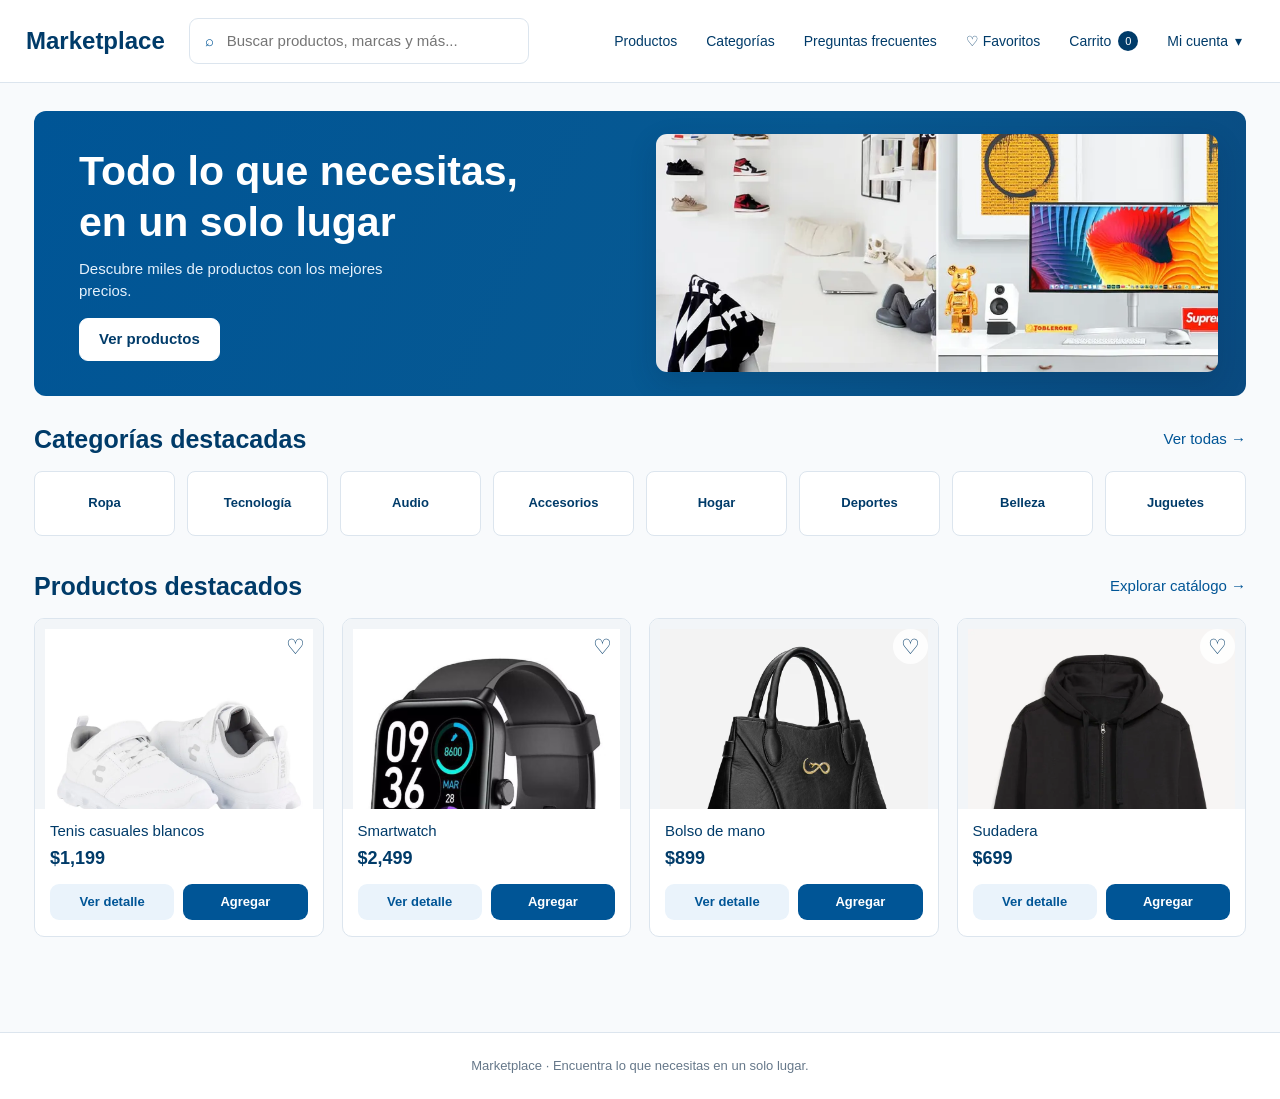
<file: frontend/index.html>
<!DOCTYPE html>
<html lang="es">
<head>
    <meta charset="UTF-8">
    <meta name="viewport" content="width=device-width, initial-scale=1.0">
    <meta name="description" content="Marketplace: descubre productos de distintas categorías en un solo lugar.">
    <title>Inicio - Marketplace</title>
    <link rel="stylesheet" href="css/styles.css">
    <script src="js/main.js" defer></script>
    <script src="js/productos.js" defer></script>
</head>
<body data-page="home">
    <div id="site-header"></div>

    <main class="container">
        <!-- Banner principal: sustituye img/banner.jpg por tu propia fotografía. -->
        <section class="hero-banner" aria-label="Bienvenida">
            <div class="hero-text">
                <h1>Todo lo que necesitas,<br>en un solo lugar</h1>
                <p>Descubre miles de productos con los mejores precios.</p>
                <a href="productos.html" class="btn-primary hero-button">Ver productos</a>
            </div>
            <div class="hero-image">
                <img src="img/banner.jpg" alt="Productos y accesorios" loading="eager">
            </div>
        </section>

        <section class="section" aria-labelledby="categories-heading">
            <div class="section-header">
                <h2 id="categories-heading">Categorías destacadas</h2>
                <a href="productos.html">Ver todas →</a>
            </div>
            <div class="categories-grid" id="home-categories"></div>
        </section>

        <section class="section" aria-labelledby="featured-heading">
            <div class="section-header">
                <h2 id="featured-heading">Productos destacados</h2>
                <a href="productos.html">Explorar catálogo →</a>
            </div>
            <div class="products-grid" id="featured-products"></div>
        </section>
    </main>

    <div id="site-footer"></div>
</body>
</html>
</file>
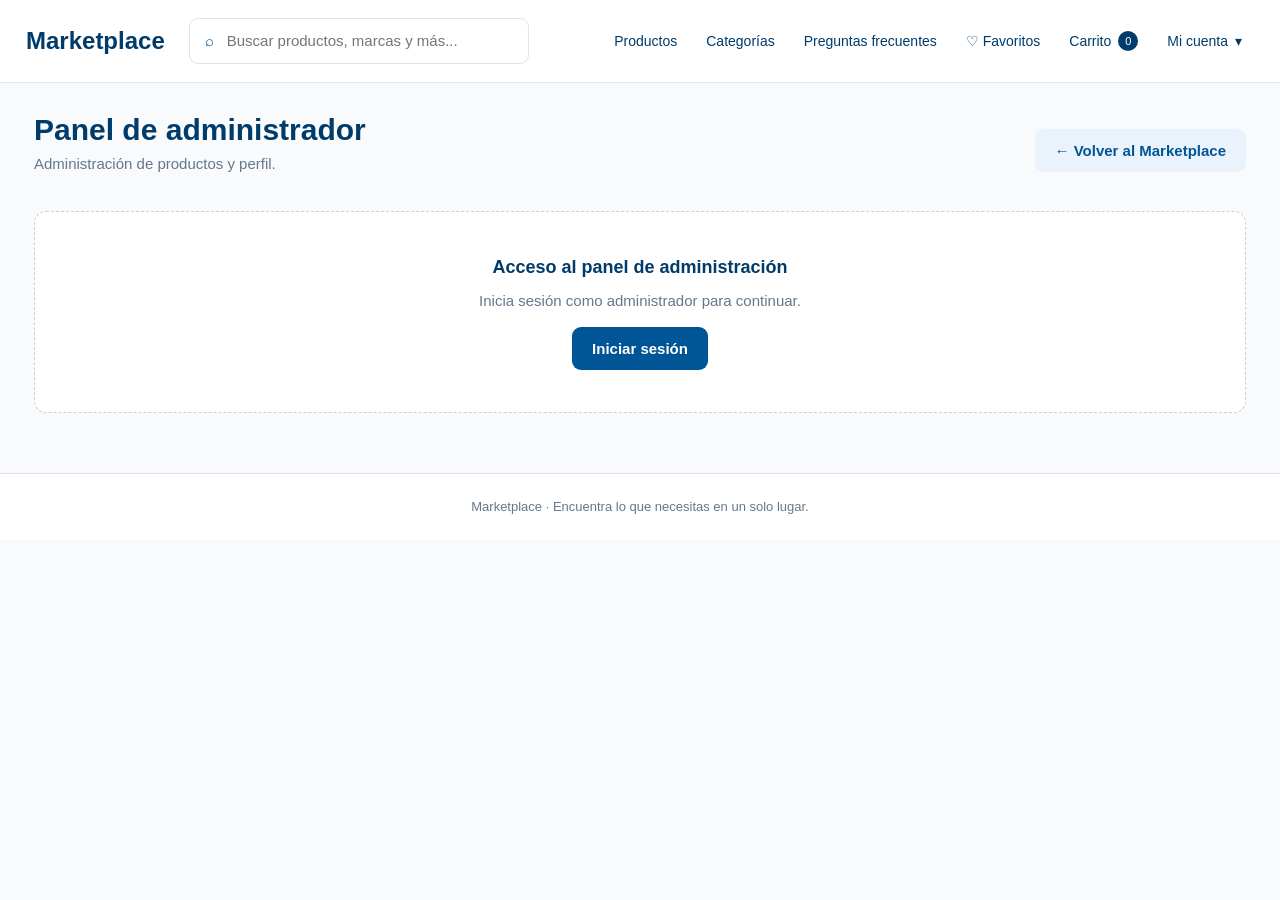
<file: frontend/admin.html>
<!DOCTYPE html>
<html lang="es">
<head>
    <meta charset="UTF-8">
    <meta name="viewport" content="width=device-width, initial-scale=1.0">
    <meta name="description" content="Administra los productos y perfiles del Marketplace.">
    <title>Panel de administrador - Marketplace</title>
    <link rel="stylesheet" href="css/styles.css">
    <script src="js/main.js" defer></script>
    <script src="js/admin.js" defer></script>
</head>
<body data-page="admin">
    <div id="site-header"></div>

    <main class="container">
        <div class="page-heading">
            <div>
                <h1>Panel de administrador</h1>
                <p class="muted">Administración de productos y perfil.</p>
            </div>
            <a class="btn-secondary" href="index.html">← Volver al Marketplace</a>
        </div>
        <div id="admin-root"></div>
    </main>

    <div id="site-footer"></div>
</body>
</html>
</file>
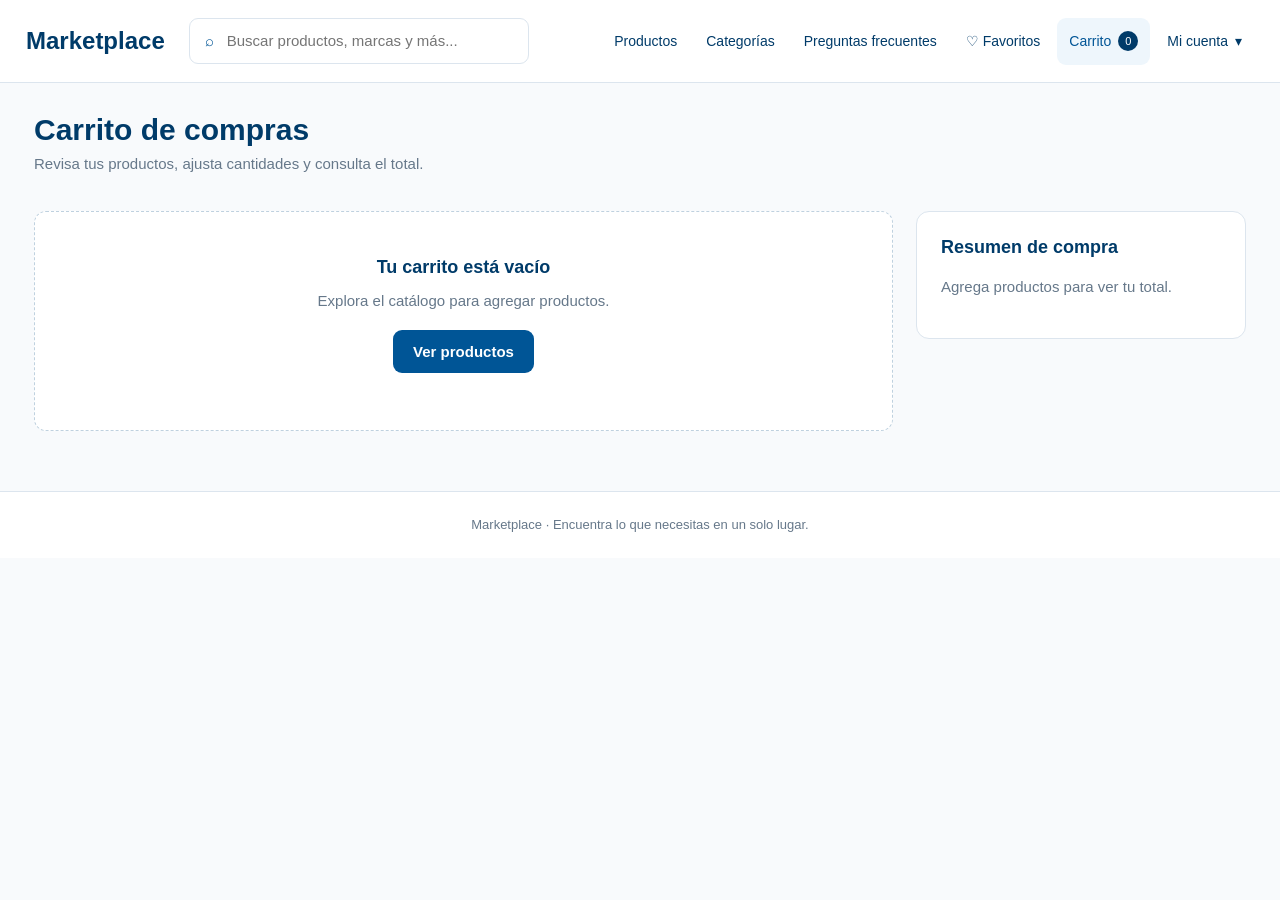
<file: frontend/carrito.html>
<!DOCTYPE html>
<html lang="es">
<head>
    <meta charset="UTF-8">
    <meta name="viewport" content="width=device-width, initial-scale=1.0">
    <meta name="description" content="Revisa los productos agregados a tu carrito de Marketplace.">
    <title>Carrito de compras - Marketplace</title>
    <link rel="stylesheet" href="css/styles.css">
    <script src="js/main.js" defer></script>
    <script src="js/carrito.js" defer></script>
</head>
<body data-page="cart">
    <div id="site-header"></div>

    <main class="container">
        <div class="page-heading">
            <div>
                <h1>Carrito de compras</h1>
                <p class="muted">Revisa tus productos, ajusta cantidades y consulta el total.</p>
            </div>
        </div>
        <div class="cart-layout">
            <section class="cart-items-list" id="cart-items" aria-label="Productos en el carrito"></section>
            <aside class="panel" id="cart-summary" aria-label="Resumen de compra"></aside>
        </div>
    </main>

    <div id="site-footer"></div>
</body>
</html>
</file>
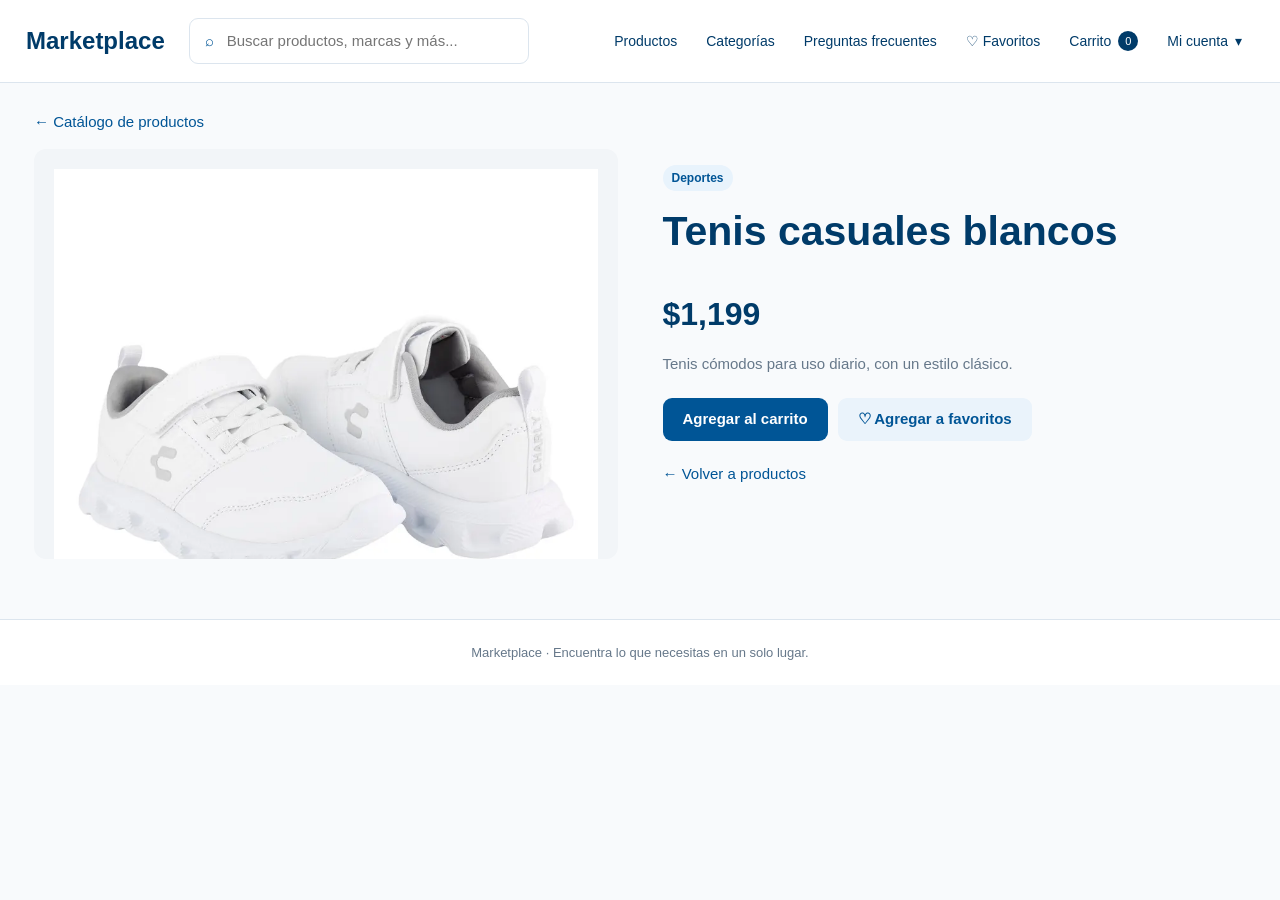
<file: frontend/detalle.html>
<!DOCTYPE html>
<html lang="es">
<head>
    <meta charset="UTF-8">
    <meta name="viewport" content="width=device-width, initial-scale=1.0">
    <meta name="description" content="Información y detalles de productos del Marketplace.">
    <title>Detalle de producto - Marketplace</title>
    <link rel="stylesheet" href="css/styles.css">
    <script src="js/main.js" defer></script>
    <script src="js/productos.js" defer></script>
</head>
<body data-page="detail">
    <div id="site-header"></div>

    <main class="container">
        <p><a href="productos.html">← Catálogo de productos</a></p>
        <section id="detail-content" aria-label="Detalle de producto"></section>
    </main>

    <div id="site-footer"></div>
</body>
</html>
</file>
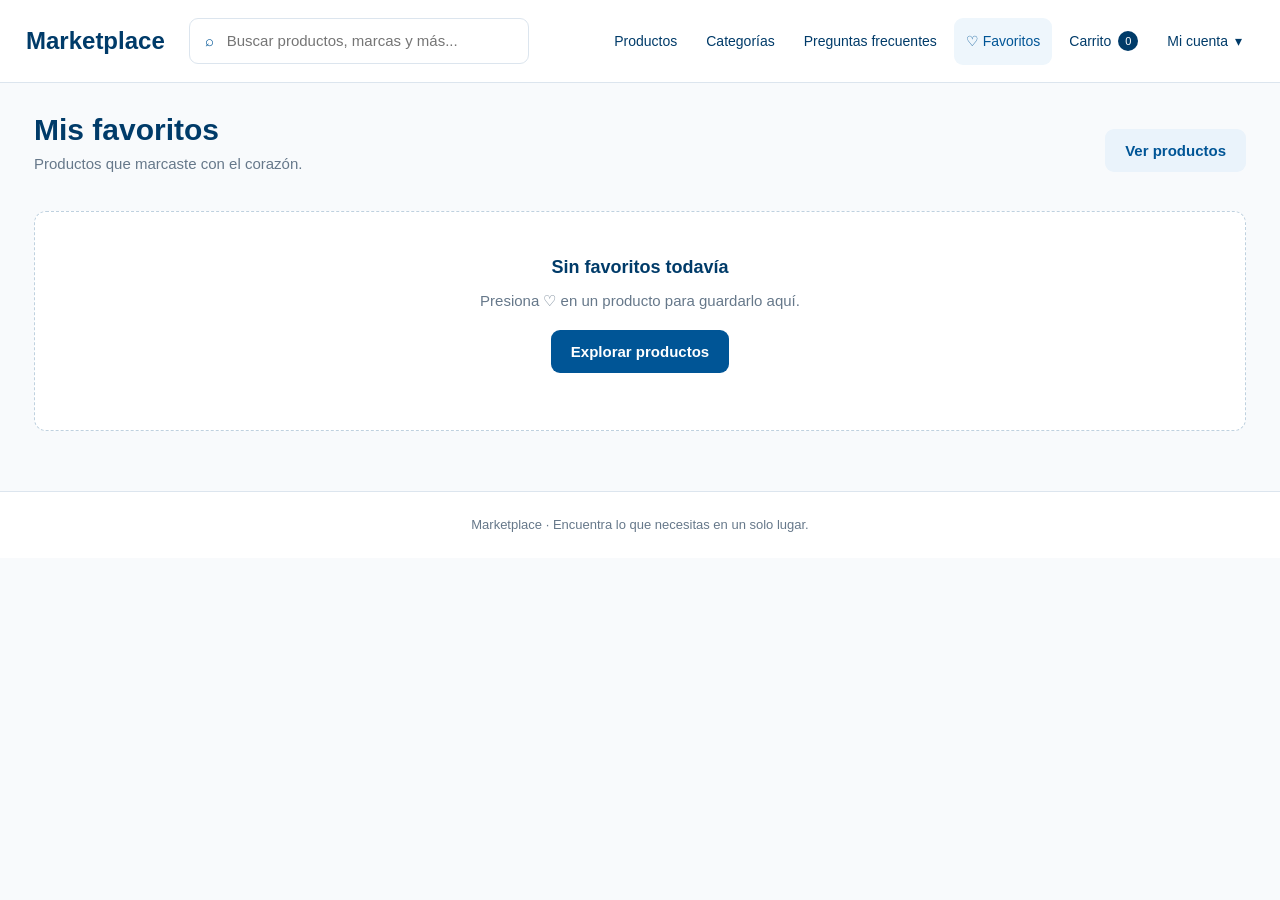
<file: frontend/favoritos.html>
<!DOCTYPE html>
<html lang="es">
<head>
    <meta charset="UTF-8">
    <meta name="viewport" content="width=device-width, initial-scale=1.0">
    <meta name="description" content="Tus productos favoritos de Marketplace.">
    <title>Favoritos - Marketplace</title>
    <link rel="stylesheet" href="css/styles.css">
    <script src="js/main.js" defer></script>
    <script src="js/productos.js" defer></script>
</head>
<body data-page="favorites">
    <div id="site-header"></div>

    <main class="container">
        <div class="page-heading">
            <div>
                <h1>Mis favoritos</h1>
                <p class="muted">Productos que marcaste con el corazón.</p>
            </div>
            <a class="btn-secondary" href="productos.html">Ver productos</a>
        </div>
        <section class="products-grid" id="favorites-results" aria-label="Productos favoritos"></section>
    </main>

    <div id="site-footer"></div>
</body>
</html>
</file>
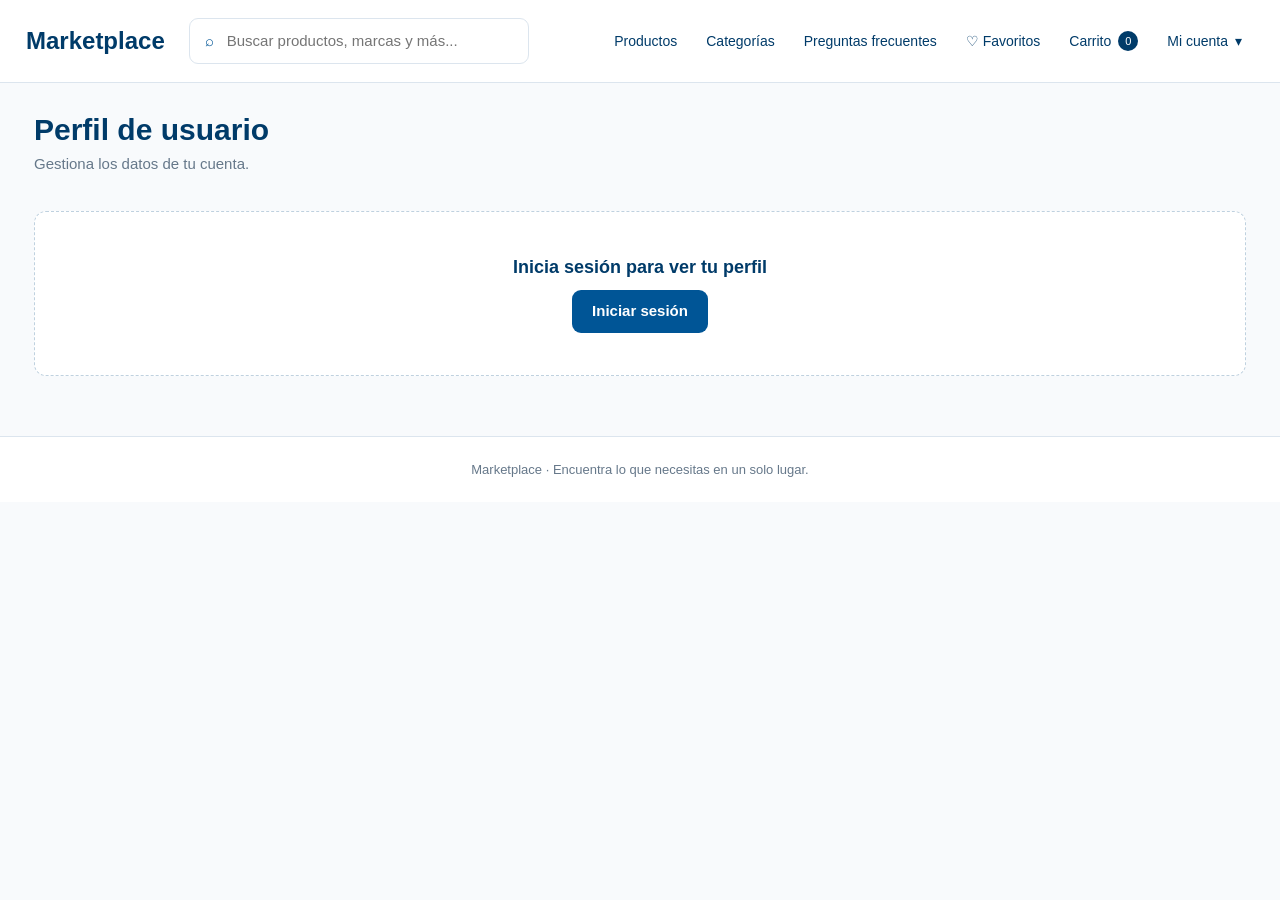
<file: frontend/perfil.html>
<!DOCTYPE html>
<html lang="es">
<head>
    <meta charset="UTF-8">
    <meta name="viewport" content="width=device-width, initial-scale=1.0">
    <meta name="description" content="Gestiona tu información de usuario en Marketplace.">
    <title>Perfil de usuario - Marketplace</title>
    <link rel="stylesheet" href="css/styles.css">
    <script src="js/main.js" defer></script>
    <script src="js/perfil.js" defer></script>
</head>
<body data-page="profile">
    <div id="site-header"></div>

    <main class="container">
        <div class="page-heading">
            <div>
                <h1>Perfil de usuario</h1>
                <p class="muted">Gestiona los datos de tu cuenta.</p>
            </div>
        </div>
        <div id="profile-root"></div>
    </main>

    <div id="site-footer"></div>
</body>
</html>
</file>
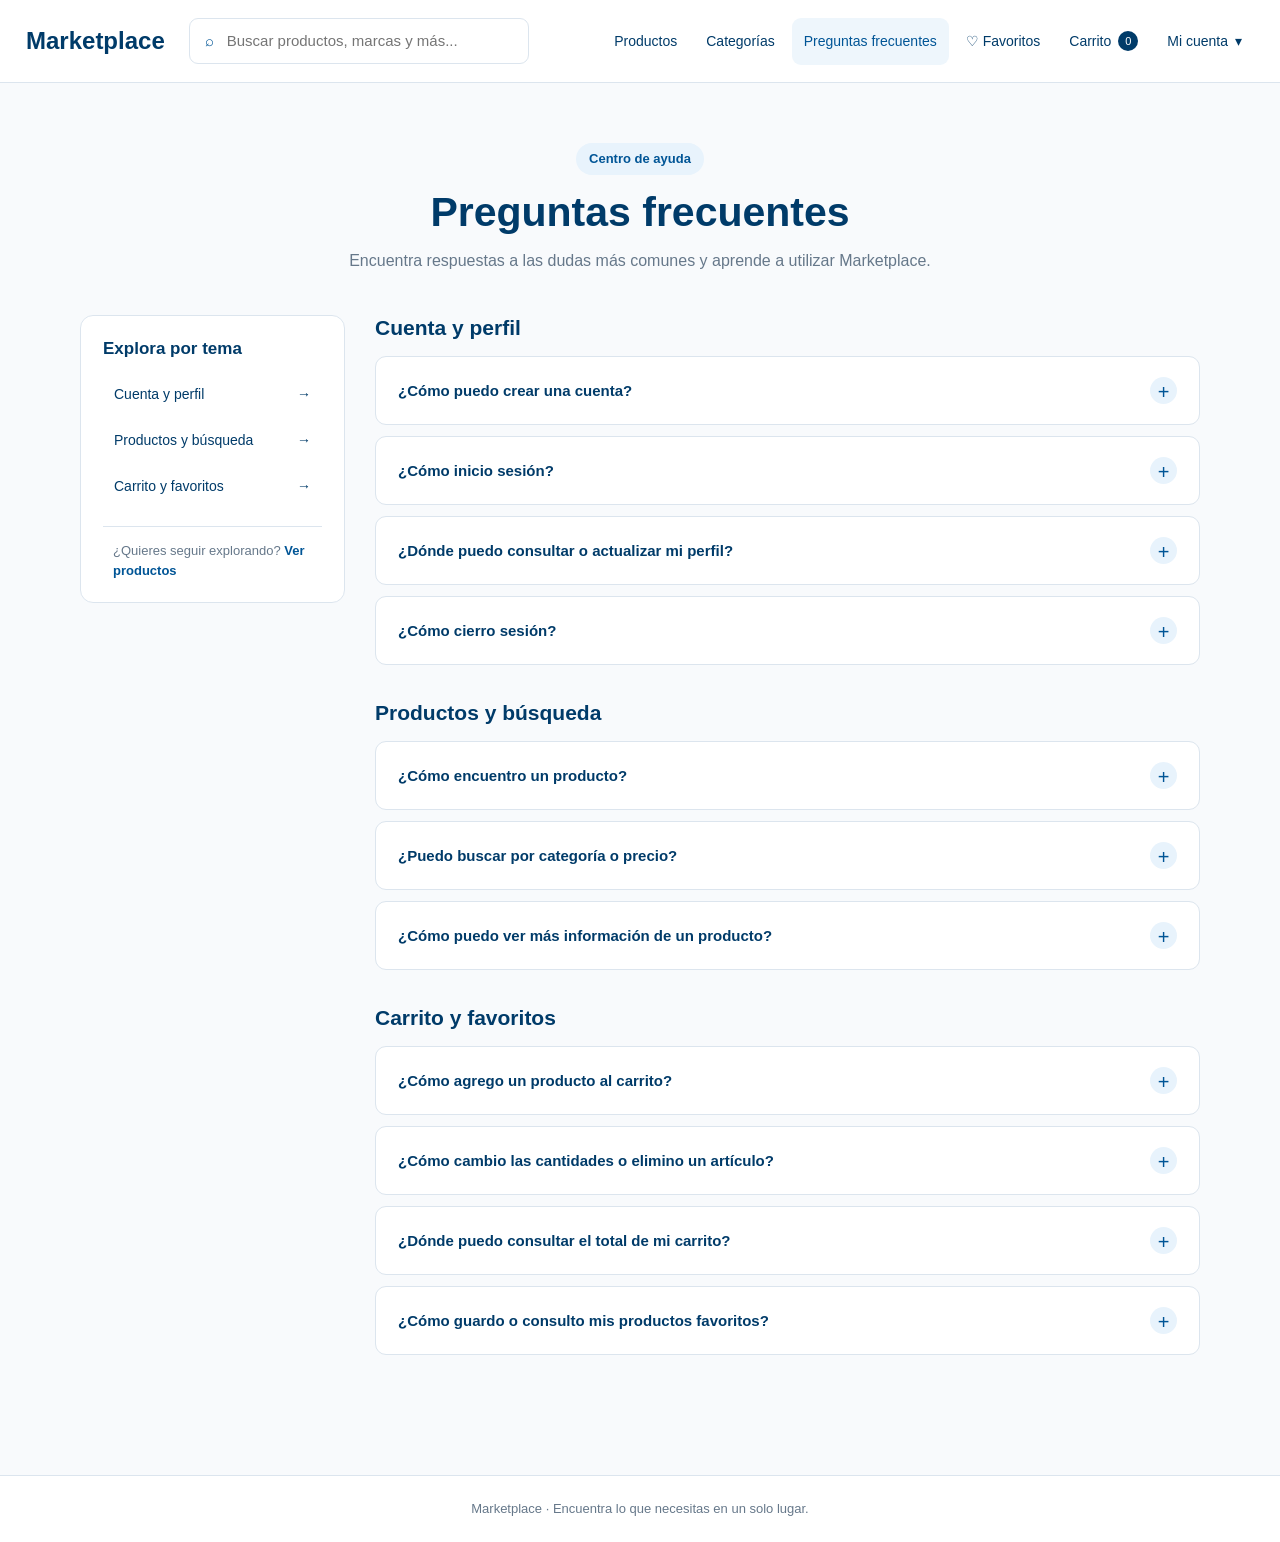
<file: frontend/preguntas.html>
<!DOCTYPE html>
<html lang="es">
<head>
    <meta charset="UTF-8">
    <meta name="viewport" content="width=device-width, initial-scale=1.0">
    <meta name="description" content="Respuestas a las preguntas frecuentes sobre el uso de Marketplace.">
    <title>Preguntas frecuentes - Marketplace</title>
    <link rel="stylesheet" href="css/styles.css">
    <script src="js/main.js" defer></script>
</head>
<body data-page="faq">
    <!-- Encabezado y pie compartidos con todas las páginas del sitio. -->
    <div id="site-header"></div>

    <main class="container faq-page">
        <header class="faq-intro">
            <span class="faq-eyebrow">Centro de ayuda</span>
            <h1>Preguntas frecuentes</h1>
            <p>Encuentra respuestas a las dudas más comunes y aprende a utilizar Marketplace.</p>
        </header>

        <!-- Los elementos details/summary permiten abrir y cerrar preguntas sin JS adicional. -->
        <div class="faq-layout">
            <nav class="faq-index" aria-label="Temas de ayuda">
                <h2>Explora por tema</h2>
                <a href="#cuenta">Cuenta y perfil <span aria-hidden="true">→</span></a>
                <a href="#productos">Productos y búsqueda <span aria-hidden="true">→</span></a>
                <a href="#compras">Carrito y favoritos <span aria-hidden="true">→</span></a>
                <div class="faq-index-note">¿Quieres seguir explorando? <a href="productos.html">Ver productos</a></div>
            </nav>

            <div class="faq-content">
                <section class="faq-section" id="cuenta" aria-labelledby="faq-cuenta-title">
                    <h2 id="faq-cuenta-title">Cuenta y perfil</h2>
                    <div class="faq-questions">
                        <details class="faq-item" name="marketplace-faq">
                            <summary>¿Cómo puedo crear una cuenta?</summary>
                            <div class="faq-answer"><p>Selecciona <strong>Mi cuenta</strong> en la barra superior, elige <strong>Crear cuenta</strong> y completa el formulario de registro.</p></div>
                        </details>
                        <details class="faq-item" name="marketplace-faq">
                            <summary>¿Cómo inicio sesión?</summary>
                            <div class="faq-answer"><p>Abre <strong>Mi cuenta</strong>, selecciona <strong>Iniciar sesión</strong> y completa los datos solicitados en el formulario.</p></div>
                        </details>
                        <details class="faq-item" name="marketplace-faq">
                            <summary>¿Dónde puedo consultar o actualizar mi perfil?</summary>
                            <div class="faq-answer"><p>Después de iniciar sesión, abre <strong>Mi cuenta → Mi perfil</strong>. Ahí encontrarás las opciones para consultar y editar tus datos.</p></div>
                        </details>
                        <details class="faq-item" name="marketplace-faq">
                            <summary>¿Cómo cierro sesión?</summary>
                            <div class="faq-answer"><p>Haz clic en <strong>Mi cuenta</strong> y selecciona <strong>Cerrar sesión</strong>.</p></div>
                        </details>
                    </div>
                </section>

                <section class="faq-section" id="productos" aria-labelledby="faq-productos-title">
                    <h2 id="faq-productos-title">Productos y búsqueda</h2>
                    <div class="faq-questions">
                        <details class="faq-item" name="marketplace-faq">
                            <summary>¿Cómo encuentro un producto?</summary>
                            <div class="faq-answer"><p>Escribe su nombre en la barra de búsqueda o entra en <a href="productos.html">Productos</a> para explorar el catálogo completo.</p></div>
                        </details>
                        <details class="faq-item" name="marketplace-faq">
                            <summary>¿Puedo buscar por categoría o precio?</summary>
                            <div class="faq-answer"><p>Sí. En la página <a href="productos.html">Productos</a> puedes seleccionar categorías, ajustar el precio máximo y ordenar los resultados.</p></div>
                        </details>
                        <details class="faq-item" name="marketplace-faq">
                            <summary>¿Cómo puedo ver más información de un producto?</summary>
                            <div class="faq-answer"><p>Haz clic en su fotografía o en <strong>Ver detalle</strong> para consultar su descripción, precio y categoría.</p></div>
                        </details>
                    </div>
                </section>

                <section class="faq-section" id="compras" aria-labelledby="faq-compras-title">
                    <h2 id="faq-compras-title">Carrito y favoritos</h2>
                    <div class="faq-questions">
                        <details class="faq-item" name="marketplace-faq">
                            <summary>¿Cómo agrego un producto al carrito?</summary>
                            <div class="faq-answer"><p>Selecciona <strong>Agregar</strong> en una tarjeta de producto. Puedes revisar tus artículos desde <a href="carrito.html">Carrito</a>.</p></div>
                        </details>
                        <details class="faq-item" name="marketplace-faq">
                            <summary>¿Cómo cambio las cantidades o elimino un artículo?</summary>
                            <div class="faq-answer"><p>Abre el <a href="carrito.html">Carrito</a> y utiliza los controles <strong>+</strong>, <strong>−</strong> o <strong>Eliminar</strong> junto al producto correspondiente.</p></div>
                        </details>
                        <details class="faq-item" name="marketplace-faq">
                            <summary>¿Dónde puedo consultar el total de mi carrito?</summary>
                            <div class="faq-answer"><p>En <a href="carrito.html">Carrito</a> encontrarás el resumen con la cantidad de unidades y el subtotal estimado.</p></div>
                        </details>
                        <details class="faq-item" name="marketplace-faq">
                            <summary>¿Cómo guardo o consulto mis productos favoritos?</summary>
                            <div class="faq-answer"><p>Presiona el ícono de corazón de cualquier producto para marcarlo. Después entra en <a href="favoritos.html">Favoritos</a> para ver tu selección.</p></div>
                        </details>
                    </div>
                </section>
            </div>
        </div>
    </main>

    <div id="site-footer"></div>
</body>
</html>
</file>
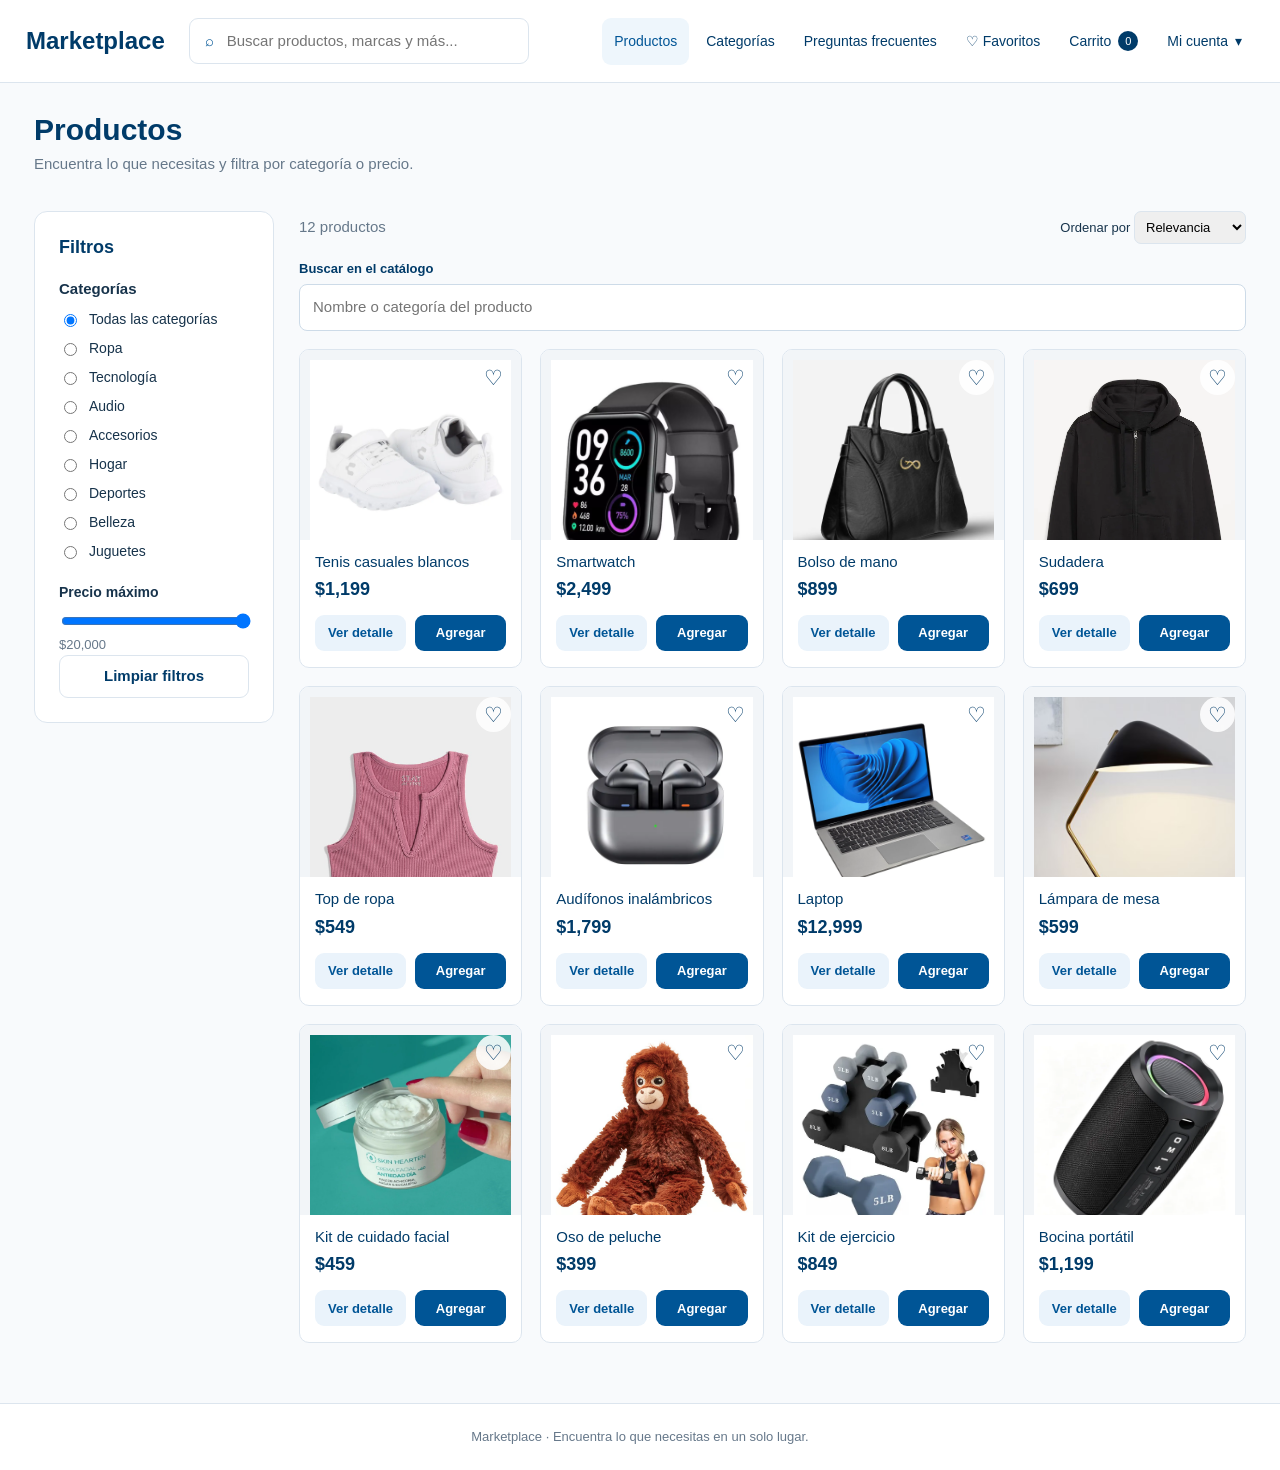
<file: frontend/productos.html>
<!DOCTYPE html>
<html lang="es">
<head>
    <meta charset="UTF-8">
    <meta name="viewport" content="width=device-width, initial-scale=1.0">
    <meta name="description" content="Explora nuestro catálogo y filtra productos por categoría y precio.">
    <title>Productos - Marketplace</title>
    <link rel="stylesheet" href="css/styles.css">
    <script src="js/main.js" defer></script>
    <script src="js/productos.js" defer></script>
</head>
<body data-page="products">
    <div id="site-header"></div>

    <main class="container">
        <div class="page-heading">
            <div>
                <h1>Productos</h1>
                <p class="muted">Encuentra lo que necesitas y filtra por categoría o precio.</p>
            </div>
        </div>

        <div class="catalog-layout">
            <aside class="filters-sidebar" id="filtros" aria-label="Filtrar productos">
                <h3 id="categorias">Filtros</h3>
                <div class="filter-group">
                    <strong>Categorías</strong>
                    <div id="category-filter"></div>
                </div>
                <div class="filter-group">
                    <label for="price-filter"><strong>Precio máximo</strong></label>
                    <input type="range" id="price-filter" min="0" max="20000" step="100" value="20000">
                    <div class="small muted" id="price-label"></div>
                </div>
                <button class="btn-ghost full" type="button" id="clear-filters">Limpiar filtros</button>
            </aside>

            <section aria-label="Listado de productos">
                <div class="catalog-top">
                    <span class="muted" id="result-count"></span>
                    <label class="small" for="sort-filter">
                        Ordenar por
                        <select id="sort-filter" class="sort-select">
                            <option value="default">Relevancia</option>
                            <option value="min">Menor precio</option>
                            <option value="max">Mayor precio</option>
                        </select>
                    </label>
                </div>
                <div class="field catalog-search-field">
                    <label for="catalog-search">Buscar en el catálogo</label>
                    <input id="catalog-search" type="search" placeholder="Nombre o categoría del producto">
                </div>
                <div class="products-grid" id="catalog-results"></div>
            </section>
        </div>
    </main>

    <div id="site-footer"></div>
</body>
</html>
</file>
<file: frontend/css/styles.css>
/* ==========================================================
   MARKETPLACE - Estilos compartidos, organizados por secciones
   ========================================================== */


/* ===== 01. Variables y colores ===== */
:root {
    --blue: #005596;
    --navy: #003b69;
    --blue-light: #e8f3fc;
    --text: #17334b;
    --muted: #66788a;
    --line: #dce5ee;
    --bg: #f8fafc;
    --white: #fff;
    --shadow: 0 12px 36px rgba(11,49,83,.09);
    --radius: 13px;
}


/* ===== 02. Estilos generales ===== */
* {
    box-sizing: border-box;
}

html {
    scroll-behavior: smooth;
}

body {
    margin: 0;
    background: var(--bg);
    color: var(--text);
    font: 15px/1.5 Inter,'Segoe UI',Arial,sans-serif;
}

button,
input,
select,
textarea {
    font: inherit;
}

button {
    cursor: pointer;
}

a {
    color: var(--blue);
    text-decoration: none;
}

a:hover {
    text-decoration: underline;
}

h1,
h2,
h3,
p {
    margin-top: 0;
}

h1,
h2,
h3 {
    color: var(--navy);
    line-height: 1.24;
}

h1 {
    font-size: clamp(29px,3.4vw,41px);
}

h2 {
    font-size: 25px;
}

h3 {
    font-size: 18px;
}

.muted {
    color: var(--muted);
}

.small {
    font-size: 13px;
}

.hidden,
[hidden] {
    display: none !important;
}


/* ===== 03. Encabezado y navegación ===== */
.site-header {
    position: sticky;
    top: 0;
    z-index: 20;
    background: white;
    border-bottom: 1px solid var(--line);
}

.nav-container {
    max-width: 1470px;
    margin: auto;
    min-height: 82px;
    padding: 13px 26px;
    display: flex;
    align-items: center;
    gap: 24px;
}

.logo-area {
    display: inline-flex;
    align-items: center;
    gap: 13px;
    flex-shrink: 0;
    font-size: 24px;
    font-weight: 800;
    color: var(--navy);
}

.logo-area:hover {
    text-decoration: none;
}

.search-bar {
    display: flex;
    align-items: center;
    gap: 11px;
    padding: 10px 15px;
    border: 1px solid var(--line);
    border-radius: 9px;
    min-width: 200px;
    max-width: 340px;
    flex: 1;
    background: #fff;
    color: var(--blue);
}

.search-bar input {
    min-width: 0;
    width: 100%;
    border: 0;
    outline: 0;
    color: var(--text);
    background: transparent;
}

.nav-links {
    display: flex;
    align-items: center;
    gap: 5px;
    margin: 0 0 0 auto;
    padding: 0;
    list-style: none;
}

.nav-links a,
.nav-button {
    display: inline-flex;
    align-items: center;
    gap: 7px;
    border: 0;
    background: transparent;
    color: var(--navy);
    padding: 13px 12px;
    border-radius: 9px;
    font-size: 14px;
    white-space: nowrap;
}

.nav-links a:hover,
.nav-button:hover,
.nav-links a.active {
    background: #eef6fc;
    text-decoration: none;
    color: var(--blue);
}

.nav-icon {
    font-size: 18px;
    line-height: 1;
}

.count {
    display: inline-flex;
    justify-content: center;
    align-items: center;
    min-width: 20px;
    height: 20px;
    padding: 1px 5px;
    border-radius: 999px;
    background: var(--navy);
    color: #fff;
    font-size: 11px;
}

.account-wrap {
    position: relative;
}

.account-menu {
    position: absolute;
    top: calc(100% + 8px);
    right: 0;
    min-width: 225px;
    z-index: 21;
    background: #fff;
    padding: 9px;
    border: 1px solid var(--line);
    border-radius: 12px;
    box-shadow: var(--shadow);
}

.account-menu button,
.account-menu a {
    width: 100%;
    display: block;
    padding: 11px 13px;
    color: var(--text);
    text-align: left;
    background: none;
    border: 0;
    border-radius: 8px;
    font-size: 14px;
}

.account-menu button:hover,
.account-menu a:hover {
    background: var(--blue-light);
    text-decoration: none;
}

.menu-caption {
    color: var(--muted);
    font-size: 12px;
    padding: 8px 12px;
    border-bottom: 1px solid var(--line);
    overflow-wrap: anywhere;
}

.mobile-menu {
    display: none;
}


/* ===== 04. Estructura de página ===== */
.container {
    max-width: 1420px;
    margin: 0 auto;
    padding: 28px 34px 60px;
}

.page-heading {
    display: flex;
    align-items: center;
    justify-content: space-between;
    gap: 15px;
    margin-bottom: 20px;
}

.page-heading h1 {
    font-size: 30px;
    margin-bottom: 5px;
}

.section-header {
    display: flex;
    align-items: center;
    justify-content: space-between;
    margin-bottom: 16px;
    gap: 15px;
}

.section-header h2 {
    margin: 0;
}

.section {
    margin-bottom: 35px;
}


/* ===== 05. Botones ===== */
.button,
.btn-primary,
.btn-secondary,
.btn-danger,
.btn-ghost {
    display: inline-flex;
    align-items: center;
    justify-content: center;
    gap: 8px;
    border: 1px solid transparent;
    background: var(--blue);
    color: #fff;
    padding: 11px 19px;
    border-radius: 9px;
    font-weight: 700;
    text-decoration: none;
    min-height: 43px;
    line-height: 1.2;
}

.button:hover,
.btn-primary:hover {
    background: #004579;
    color: white;
    text-decoration: none;
}

.btn-secondary {
    background: #eaf3fb;
    color: var(--blue);
}

.btn-secondary:hover {
    background: #d7ebfa;
    text-decoration: none;
}

.btn-danger {
    background: #fff2f1;
    color: #ae2831;
    border-color: #f7cbcb;
}

.btn-danger:hover {
    background: #ffe5e2;
}

.btn-ghost {
    background: white;
    border-color: var(--line);
    color: var(--navy);
}

.btn-ghost:hover {
    background: #f4f8fc;
}

.button:disabled {
    opacity: .55;
    cursor: not-allowed;
}

.small-button {
    min-height: 32px;
    padding: 7px 10px;
    font-size: 12px;
}

.full {
    width: 100%;
}


/* ===== 06. Banner principal ===== */
.hero-banner {
    background: linear-gradient(115deg, #005596 0%, #075992 60%, #0a4a80 100%);
    border-radius: 12px;
    display: grid;
    grid-template-columns: 1fr .95fr;
    align-items: center;
    min-height: 276px;
    overflow: hidden;
    margin-bottom: 28px;
}

.hero-text {
    padding: 35px 45px;
    position: relative;
    z-index: 2;
}

.hero-text h1 {
    margin-bottom: 10px;
    color: #fff;
}

.hero-text p {
    max-width: 320px;
    color: #e5f1fc;
}


/* ===== 07. Categorías ===== */
.categories-grid {
    display: grid;
    grid-template-columns: repeat(8,minmax(0,1fr));
    gap: 12px;
}

.category-card {
    display: flex;
    background: #fff;
    border: 1px solid var(--line);
    border-radius: 8px;
    overflow: hidden;
    text-align: center;
    color: var(--navy);
    font-size: 13px;
    transition: transform .2s,box-shadow .2s;
    align-items: center;
    justify-content: center;
    padding: 19px 9px;
    min-height: 65px;
    font-weight: 600;
}

.category-card:hover {
    transform: translateY(-3px);
    box-shadow: var(--shadow);
    text-decoration: none;
}


/* ===== 08. Tarjetas de producto ===== */
.products-grid {
    display: grid;
    grid-template-columns: repeat(4,minmax(0,1fr));
    gap: 18px;
}

.product-card {
    background: white;
    border: 1px solid var(--line);
    border-radius: 10px;
    overflow: hidden;
    transition: box-shadow .2s;
    position: relative;
}

.product-card:hover {
    box-shadow: var(--shadow);
}

.product-visual {
    height: 190px;
    display: grid;
    place-items: center;
    background: #f2f5f8;
    font-size: initial;
    overflow: hidden;
}

.product-visual.large {
    height: 410px;
    font-size: initial;
    border-radius: 12px;
}

.product-card-body {
    padding: 13px 15px 16px;
}

.product-card h3 {
    margin: 0 0 5px;
    font-size: 15px;
    font-weight: 500;
}

.price {
    font-size: 18px;
    color: var(--navy);
    font-weight: 800;
}

.product-actions {
    display: flex;
    gap: 9px;
    margin-top: 12px;
}

.product-actions .button {
    flex: 1;
    font-size: 13px;
    padding: 9px 7px;
    min-height: 36px;
}

.heart-btn {
    position: absolute;
    right: 10px;
    top: 10px;
    border: 0;
    border-radius: 100%;
    width: 35px;
    height: 35px;
    background: #ffffffdd;
    color: var(--navy);
    font-size: 21px;
    line-height: 1;
}

.heart-btn.is-favorite {
    color: #dc4971;
}

.tag {
    display: inline-flex;
    align-items: center;
    padding: 4px 9px;
    background: #e8f3fc;
    color: var(--blue);
    border-radius: 999px;
    font-size: 12px;
    font-weight: 600;
}


/* ===== 09. Catálogo y filtros ===== */
.catalog-layout {
    display: grid;
    grid-template-columns: 240px minmax(0,1fr);
    gap: 25px;
    align-items: start;
}

.filters-sidebar,
.card,
.panel {
    background: #fff;
    border: 1px solid var(--line);
    border-radius: var(--radius);
    padding: 24px;
}

.filters-sidebar {
    position: sticky;
    top: 105px;
}

.filter-group {
    margin-top: 20px;
}

.filter-group label {
    display: flex;
    align-items: center;
    gap: 9px;
    margin: 8px 0;
    font-size: 14px;
}

.filter-group input[type=range] {
    width: 100%;
}

.catalog-top {
    display: flex;
    justify-content: space-between;
    align-items: center;
    gap: 12px;
    margin-bottom: 15px;
}

.field,
.form-field {
    display: flex;
    flex-direction: column;
    gap: 6px;
}

.field label,
.form-field label {
    font-size: 13px;
    color: var(--navy);
    font-weight: 700;
}

.field input,
.field select,
.field textarea,
.form-field input,
.form-field select,
.form-field textarea {
    width: 100%;
    border: 1px solid #cddbe8;
    border-radius: 8px;
    padding: 11px 13px;
    min-height: 44px;
    outline: none;
    color: var(--text);
    background: white;
}

.field input:focus,
.field textarea:focus,
.field select:focus,
.form-field input:focus {
    border-color: var(--blue);
    box-shadow: 0 0 0 3px #00559620;
}

.field textarea {
    min-height: 110px;
    resize: vertical;
}

.form-grid {
    display: grid;
    grid-template-columns: repeat(2,minmax(0,1fr));
    gap: 17px;
}

.form-grid .span-2 {
    grid-column: 1/-1;
}

.empty {
    background: #fff;
    border: 1px dashed #bfd1df;
    border-radius: 12px;
    text-align: center;
    padding: 42px 24px;
    color: var(--muted);
}

.empty strong {
    display: block;
    color: var(--navy);
    font-size: 18px;
    margin-bottom: 9px;
}


/* ===== 10. Detalles de producto ===== */
.detail-layout {
    display: grid;
    grid-template-columns: 1fr 1fr;
    gap: 45px;
    align-items: start;
}

.detail-copy {
    padding: 16px 0;
}

.detail-copy h1 {
    margin-top: 15px;
}

.detail-copy .price {
    font-size: 32px;
    margin-bottom: 15px;
}

.detail-actions {
    display: flex;
    gap: 10px;
    margin: 22px 0;
    flex-wrap: wrap;
}

.sizes-container {
    display: flex;
    gap: 8px;
    margin: 10px 0 16px;
}

.size-btn {
    border: 1px solid var(--line);
    background: white;
    padding: 9px 16px;
    border-radius: 8px;
}

.size-btn.active {
    background: var(--blue);
    color: white;
}


/* ===== 11. Carrito de compra ===== */
.cart-layout {
    display: grid;
    grid-template-columns: minmax(0,1fr) 330px;
    gap: 23px;
    align-items: start;
}

.cart-items-list {
    display: grid;
    gap: 12px;
}

.cart-item {
    display: flex;
    align-items: center;
    justify-content: space-between;
    gap: 20px;
    border: 1px solid var(--line);
    border-radius: 12px;
    padding: 14px;
    background: white;
}

.cart-item-left {
    display: flex;
    align-items: center;
    gap: 15px;
}

.cart-item-art {
    min-width: 92px;
    width: 92px;
    height: 92px;
    display: grid;
    place-items: center;
    background: #f2f5f8;
    border-radius: 9px;
    font-size: initial;
    overflow: hidden;
}

.cart-item h3 {
    font-size: 16px;
    margin-bottom: 4px;
}

.cart-item-controls {
    display: flex;
    align-items: center;
    gap: 7px;
    flex-wrap: wrap;
    justify-content: flex-end;
}

.qty-btn {
    width: 30px;
    height: 30px;
    background: white;
    border: 1px solid var(--line);
    border-radius: 7px;
}

.summary-row {
    display: flex;
    align-items: center;
    justify-content: space-between;
    padding: 11px 0;
}

.summary-total {
    font-size: 20px;
    font-weight: 800;
    color: var(--navy);
    border-top: 1px solid var(--line);
    margin-top: 6px;
    padding-top: 15px;
}


/* ===== 12. Ventanas emergentes ===== */
.modal {
    border: 0;
    border-radius: 17px;
    width: min(480px,calc(100% - 24px));
    max-height: calc(100dvh - 30px);
    overflow: auto;
    padding: 0;
    box-shadow: 0 25px 75px #112c4890;
}

.modal::backdrop {
    background: rgba(11,22,38,.49);
}

.modal-body {
    padding: 30px 36px 34px;
}

.modal-head {
    display: flex;
    justify-content: space-between;
    align-items: center;
    margin-bottom: 20px;
}

.modal-head h2 {
    margin: 0;
}

.icon-button {
    width: 33px;
    height: 33px;
    display: inline-grid;
    place-items: center;
    background: none;
    border: 0;
    border-radius: 50%;
    color: var(--muted);
    font-size: 23px;
}

.icon-button:hover {
    background: #eaf2f8;
}

.modal form {
    display: grid;
    gap: 16px;
}

.modal-bottom {
    font-size: 13px;
    color: var(--muted);
    text-align: center;
    margin: 15px 0 0;
}

.link-button {
    background: none;
    border: 0;
    color: var(--blue);
    font-size: inherit;
    font-weight: 700;
    padding: 0;
}

.role-tabs {
    display: flex;
    background: #f0f4f8;
    border-radius: 9px;
    padding: 4px;
    margin-bottom: 19px;
    gap: 5px;
}

.role-tabs button {
    border: 0;
    border-radius: 7px;
    flex: 1;
    padding: 9px;
    background: none;
    font-weight: 600;
    color: #54718a;
}

.role-tabs button.active {
    background: white;
    box-shadow: 0 1px 5px #00000013;
    color: var(--blue);
}


/* ===== 13. Mensajes al usuario ===== */
.toast {
    position: fixed;
    right: 20px;
    bottom: 20px;
    background: #103d61;
    color: white;
    padding: 12px 19px;
    border-radius: 11px;
    z-index: 110;
    max-width: 370px;
    box-shadow: var(--shadow);
}


/* ===== 14. Perfil de usuario ===== */
.profile-layout {
    display: grid;
    grid-template-columns: 235px minmax(0,1fr);
    gap: 22px;
    align-items: start;
}

.profile-menu {
    display: grid;
    gap: 8px;
}

.profile-menu a {
    display: block;
    padding: 12px;
    border-radius: 8px;
    color: var(--navy);
}

.profile-menu a:hover {
    background: var(--blue-light);
    text-decoration: none;
}

.avatar {
    width: 58px;
    height: 58px;
    border-radius: 50%;
    display: grid;
    place-items: center;
    background: #dceefb;
    color: var(--blue);
    font-size: 25px;
    font-weight: 800;
}

.profile-card-header {
    display: flex;
    align-items: center;
    gap: 14px;
    margin-bottom: 25px;
}


/* ===== 15. Panel de administrador ===== */
.admin-layout {
    display: grid;
    grid-template-columns: 245px minmax(0,1fr);
    gap: 23px;
}

.admin-nav {
    display: grid;
    gap: 8px;
}

.admin-nav button {
    display: flex;
    align-items: center;
    gap: 10px;
    text-align: left;
    border: 0;
    background: transparent;
    color: var(--navy);
    padding: 11px 13px;
    border-radius: 8px;
    font-weight: 600;
}

.admin-nav button.active,
.admin-nav button:hover {
    background: var(--blue-light);
    color: var(--blue);
}

.admin-stat-grid {
    display: grid;
    grid-template-columns: repeat(3,minmax(0,1fr));
    gap: 16px;
    margin-bottom: 22px;
}

.stat-card {
    background: #fff;
    border: 1px solid var(--line);
    border-radius: 11px;
    padding: 22px;
}

.stat-number {
    color: var(--blue);
    font-size: 31px;
    font-weight: 800;
}

.table-wrap {
    overflow-x: auto;
}

.data-table {
    width: 100%;
    border-collapse: collapse;
    font-size: 14px;
}

.data-table th {
    text-align: left;
    background: #f5f8fb;
    color: var(--navy);
    font-size: 13px;
}

.data-table th,
.data-table td {
    padding: 11px 13px;
    border-bottom: 1px solid var(--line);
}

.data-table td:last-child {
    white-space: nowrap;
}

.footnote {
    margin-top: 25px;
    color: var(--muted);
    font-size: 12px;
}


/* ===== 16. Pie de página ===== */
.footer {
    border-top: 1px solid var(--line);
    color: var(--muted);
    background: #fff;
    padding: 23px;
    text-align: center;
    font-size: 13px;
}


/* ===== Estilos adicionales de banners, imágenes y formularios ===== */
.hero-button {
    background: #fff;
    color: var(--navy);
    border-color: #fff;
}

.hero-button:hover {
    background: #e6f0fa;
    color: var(--navy);
}

.hero-image {
    min-height: 276px;
    height: 100%;
    display: flex;
    align-items: center;
    padding: 20px 28px 20px 0;
}

.hero-image img {
    display: block;
    width: 100%;
    height: 238px;
    object-fit: cover;
    object-position: center;
    border-radius: 11px;
    box-shadow: 0 10px 28px rgba(0, 22, 48, .16);
}

.product-visual img {
    display: block;
    width: 100%;
    height: 100%;
    object-fit: contain;
    padding: 10px;
}

.product-visual.large img {
    padding: 20px;
}

.cart-item-art img {
    width: 100%;
    height: 100%;
    object-fit: contain;
    padding: 5px;
}

.mobile-menu.btn-ghost {
    display: none;
}

.sort-select {
    padding: 7px;
    border: 1px solid var(--line);
    border-radius: 7px;
}

.catalog-search-field {
    margin-bottom: 18px;
}

.empty-full {
    grid-column: 1/-1;
}

.empty-action {
    margin-top: 18px;
}

.restore-button {
    margin-top: 22px;
}

.form-actions {
    display: flex;
    gap: 10px;
    flex-wrap: wrap;
}

.checkout-button {
    margin: 12px 0;
}

/* ===== 17. Adaptación a tabletas y celulares ===== */
@media (max-width:1180px) {

    .nav-container {
        gap: 13px;
    }

    .search-bar {
        max-width: 260px;
    }

    .nav-links a,
    .nav-button {
        padding: 10px 7px;
        font-size: 13px;
    }

    .logo-area {
        font-size: 20px;
    }

    .categories-grid {
        grid-template-columns: repeat(4,minmax(0,1fr));
    }
}


/* ===== 17. Adaptación a tabletas y celulares ===== */
@media (max-width:900px) {

    .nav-container {
        flex-wrap: wrap;
        justify-content: space-between;
    }

    .search-bar {
        order: 3;
        max-width: none;
        width: 100%;
        flex-basis: 100%;
    }

    .nav-links {
        margin-left: 0;
    }

    .nav-links li {
        display: none;
    }

    .nav-links li.account-wrap,
    .nav-links li.cart-nav {
        display: block;
    }

    .mobile-menu {
        display: block;
    }

    .nav-links.show-mobile {
        width: 100%;
        flex-wrap: wrap;
    }

    .nav-links.show-mobile li {
        display: block;
    }

    .container {
        padding: 22px;
    }

    .products-grid {
        grid-template-columns: repeat(2,minmax(0,1fr));
    }

    .catalog-layout,
    .admin-layout,
    .profile-layout {
        grid-template-columns: 1fr;
    }

    .filters-sidebar {
        position: static;
    }

    .hero-text {
        padding: 30px;
    }

    .cart-layout {
        grid-template-columns: 1fr;
    }

    .detail-layout {
        gap: 22px;
    }

    .mobile-menu.btn-ghost {
        display: inline-flex;
    }
}


/* ===== 17. Adaptación a tabletas y celulares ===== */
@media (max-width:560px) {

    .container {
        padding: 18px 14px 40px;
    }

    .hero-banner {
        grid-template-columns: 1fr;
    }

    .categories-grid {
        grid-template-columns: repeat(2,minmax(0,1fr));
    }

    .products-grid {
        grid-template-columns: 1fr;
    }

    .form-grid {
        grid-template-columns: 1fr;
    }

    .form-grid .span-2 {
        grid-column: auto;
    }

    .detail-layout {
        grid-template-columns: 1fr;
    }

    .product-visual.large {
        height: 280px;
    }

    .modal-body {
        padding: 25px 20px;
    }

    .cart-item {
        align-items: flex-start;
        flex-direction: column;
    }

    .cart-item-controls {
        width: 100%;
        justify-content: space-between;
    }

    .admin-stat-grid {
        grid-template-columns: 1fr;
    }

    .page-heading {
        align-items: flex-start;
        flex-direction: column;
    }

    .nav-container {
        padding: 12px 14px;
    }

    .hero-image {
        min-height: 170px;
        height: 170px;
        padding: 0 20px 20px;
    }

    .hero-image img {
        height: 150px;
    }
}


/* ===== 18. Página de preguntas frecuentes ===== */
.faq-page {
    padding-bottom: 85px;
}

.faq-intro {
    max-width: 810px;
    margin: 32px auto 42px;
    text-align: center;
}

.faq-eyebrow {
    display: inline-block;
    margin-bottom: 12px;
    padding: 6px 13px;
    border-radius: 999px;
    background: var(--blue-light);
    color: var(--blue);
    font-size: 13px;
    font-weight: 700;
}

.faq-intro h1 {
    margin-bottom: 12px;
}

.faq-intro p {
    color: var(--muted);
    font-size: 16px;
}

.faq-layout {
    display: grid;
    grid-template-columns: minmax(215px, 265px) minmax(0, 1fr);
    align-items: start;
    gap: 30px;
    max-width: 1120px;
    margin: 0 auto;
}

.faq-index {
    position: sticky;
    top: 105px;
    display: flex;
    flex-direction: column;
    gap: 5px;
    padding: 22px;
    border: 1px solid var(--line);
    border-radius: var(--radius);
    background: var(--white);
}

.faq-index h2 {
    margin-bottom: 10px;
    font-size: 17px;
}

.faq-index > a {
    display: flex;
    justify-content: space-between;
    gap: 12px;
    padding: 10px 11px;
    border-radius: 8px;
    color: var(--navy);
    font-size: 14px;
}

.faq-index > a:hover {
    background: var(--blue-light);
    text-decoration: none;
}

.faq-index-note {
    margin-top: 14px;
    padding: 14px 10px 0;
    border-top: 1px solid var(--line);
    color: var(--muted);
    font-size: 13px;
}

.faq-index-note a {
    font-weight: 700;
}

.faq-content {
    min-width: 0;
}

.faq-section {
    margin-bottom: 35px;
    scroll-margin-top: 105px;
}

.faq-section h2 {
    margin-bottom: 15px;
    font-size: 21px;
}

.faq-questions {
    display: grid;
    gap: 11px;
}

.faq-item {
    overflow: hidden;
    border: 1px solid var(--line);
    border-radius: 11px;
    background: var(--white);
    transition: border-color .2s ease, box-shadow .2s ease;
}

.faq-item[open] {
    border-color: #b8d8ee;
    box-shadow: 0 5px 20px rgba(0, 76, 137, .06);
}

.faq-item summary {
    display: flex;
    align-items: center;
    justify-content: space-between;
    gap: 20px;
    padding: 20px 22px;
    color: var(--navy);
    font-weight: 700;
    cursor: pointer;
    list-style: none;
}

.faq-item summary::-webkit-details-marker {
    display: none;
}

.faq-item summary::after {
    content: '+';
    display: inline-grid;
    place-items: center;
    flex: 0 0 27px;
    height: 27px;
    border-radius: 50%;
    background: var(--blue-light);
    color: var(--blue);
    font-size: 20px;
    font-weight: 400;
}

.faq-item[open] summary::after {
    content: '−';
}

.faq-item summary:focus-visible,
.faq-index a:focus-visible {
    outline: 3px solid #75b9ed;
    outline-offset: -3px;
}

.faq-answer {
    padding: 0 22px 18px;
    color: var(--muted);
    line-height: 1.7;
}

.faq-answer p {
    margin: 0;
}

.faq-answer strong {
    color: var(--text);
}

@media (max-width: 1100px) {
    /* Con el enlace de FAQ, el menú se pliega un poco antes. */
    .nav-container { flex-wrap: wrap; justify-content: space-between; }
    .search-bar { order: 3; max-width: none; width: 100%; flex-basis: 100%; }
    .nav-links { margin-left: 0; }
    .nav-links li { display: none; }
    .nav-links li.account-wrap,
    .nav-links li.cart-nav { display: block; }
    .mobile-menu.btn-ghost { display: inline-flex; }
    .nav-links.show-mobile { width: 100%; flex-wrap: wrap; }
    .nav-links.show-mobile li { display: block; }
}

@media (max-width: 760px) {
    .faq-layout { grid-template-columns: 1fr; gap: 23px; }
    .faq-index { position: static; }
    .faq-intro { margin: 20px auto 30px; }
}

@media (max-width: 560px) {
    .faq-item summary { padding: 17px; }
    .faq-answer { padding: 0 17px 17px; }
    .faq-section h2 { font-size: 20px; }
}
</file>
